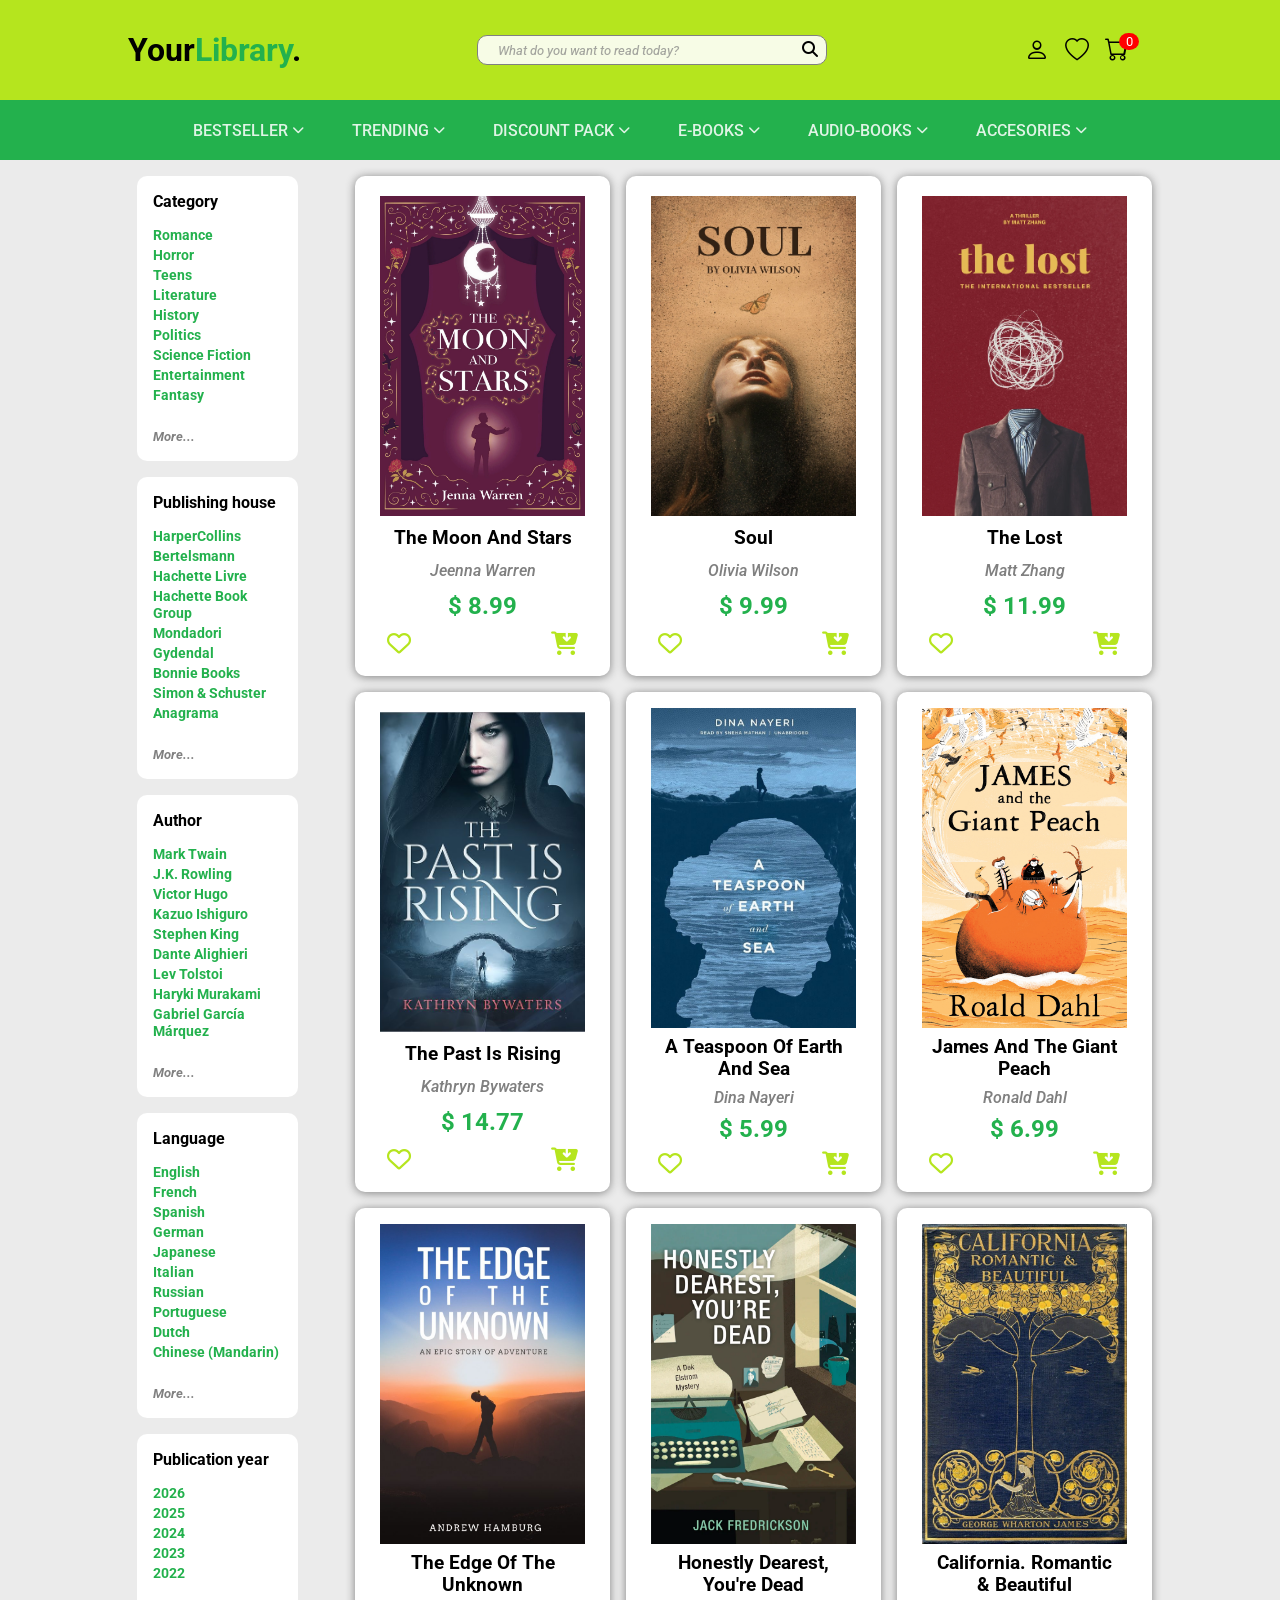
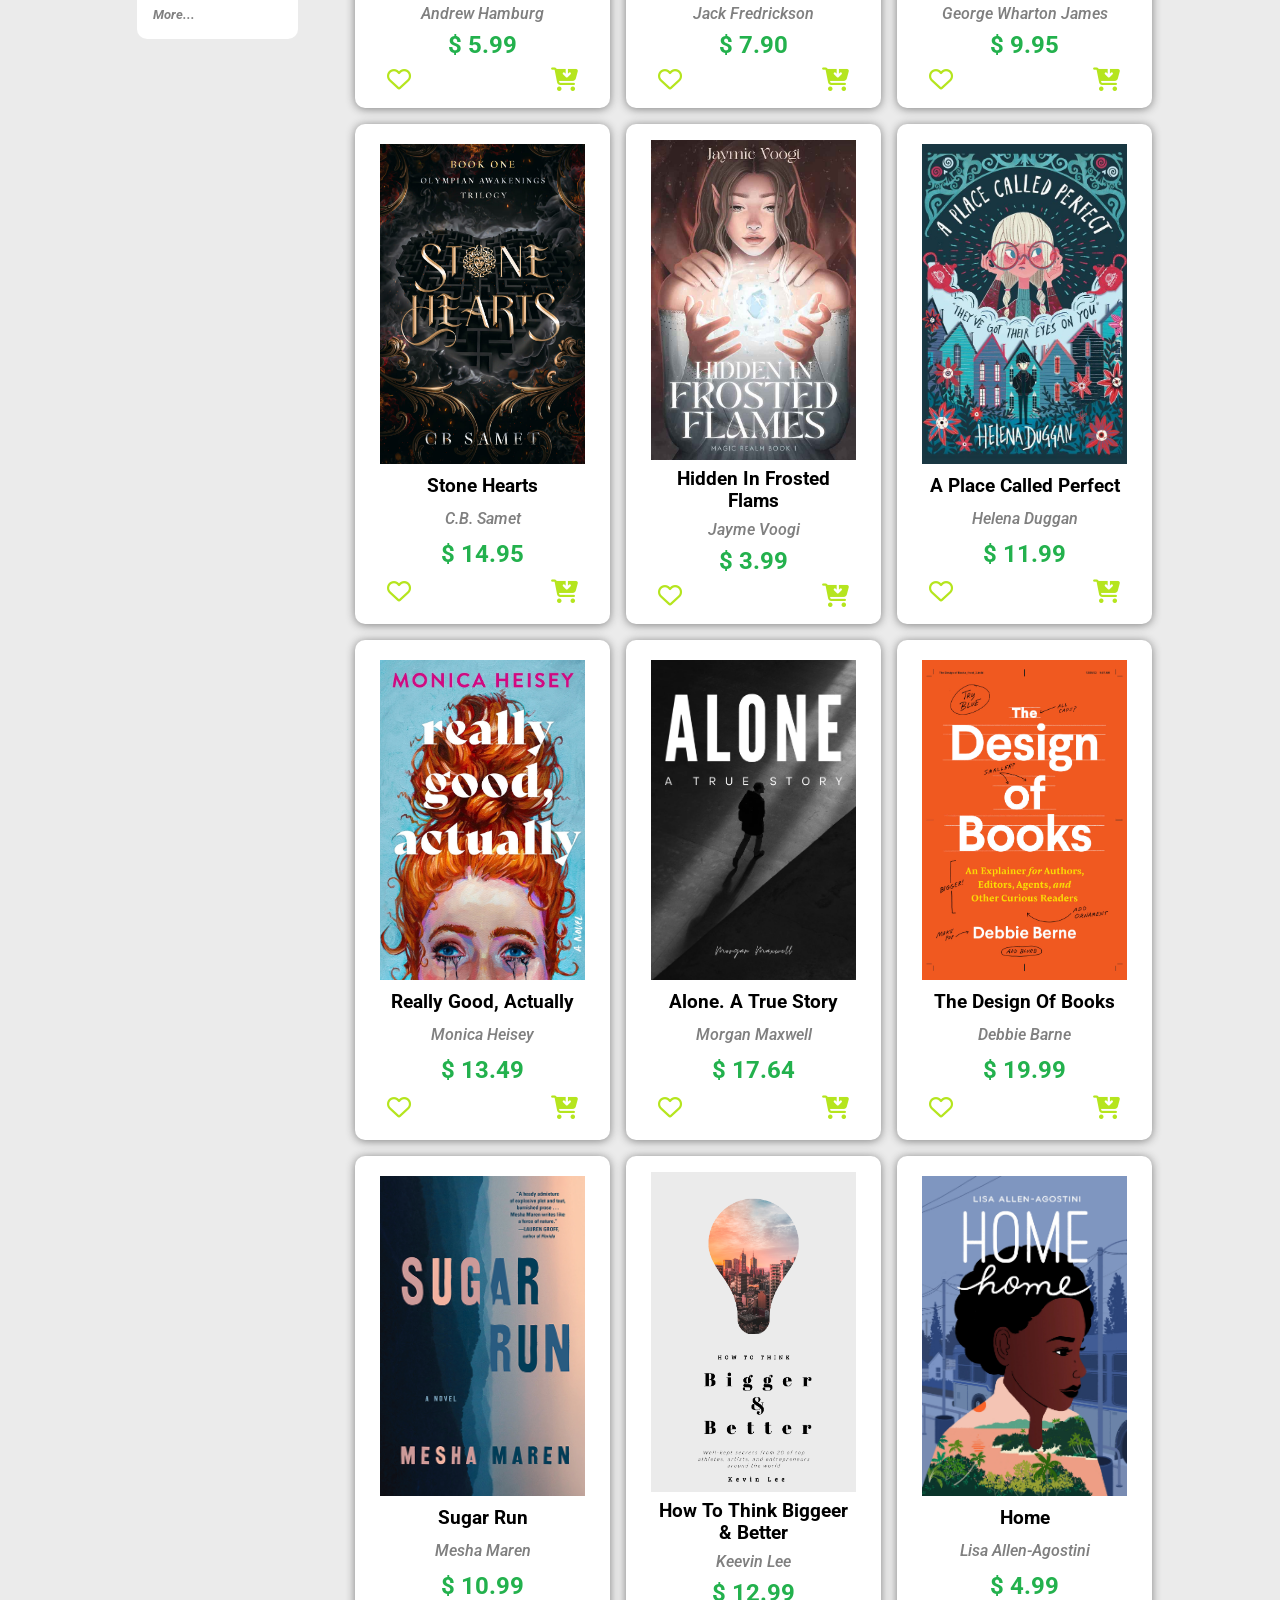
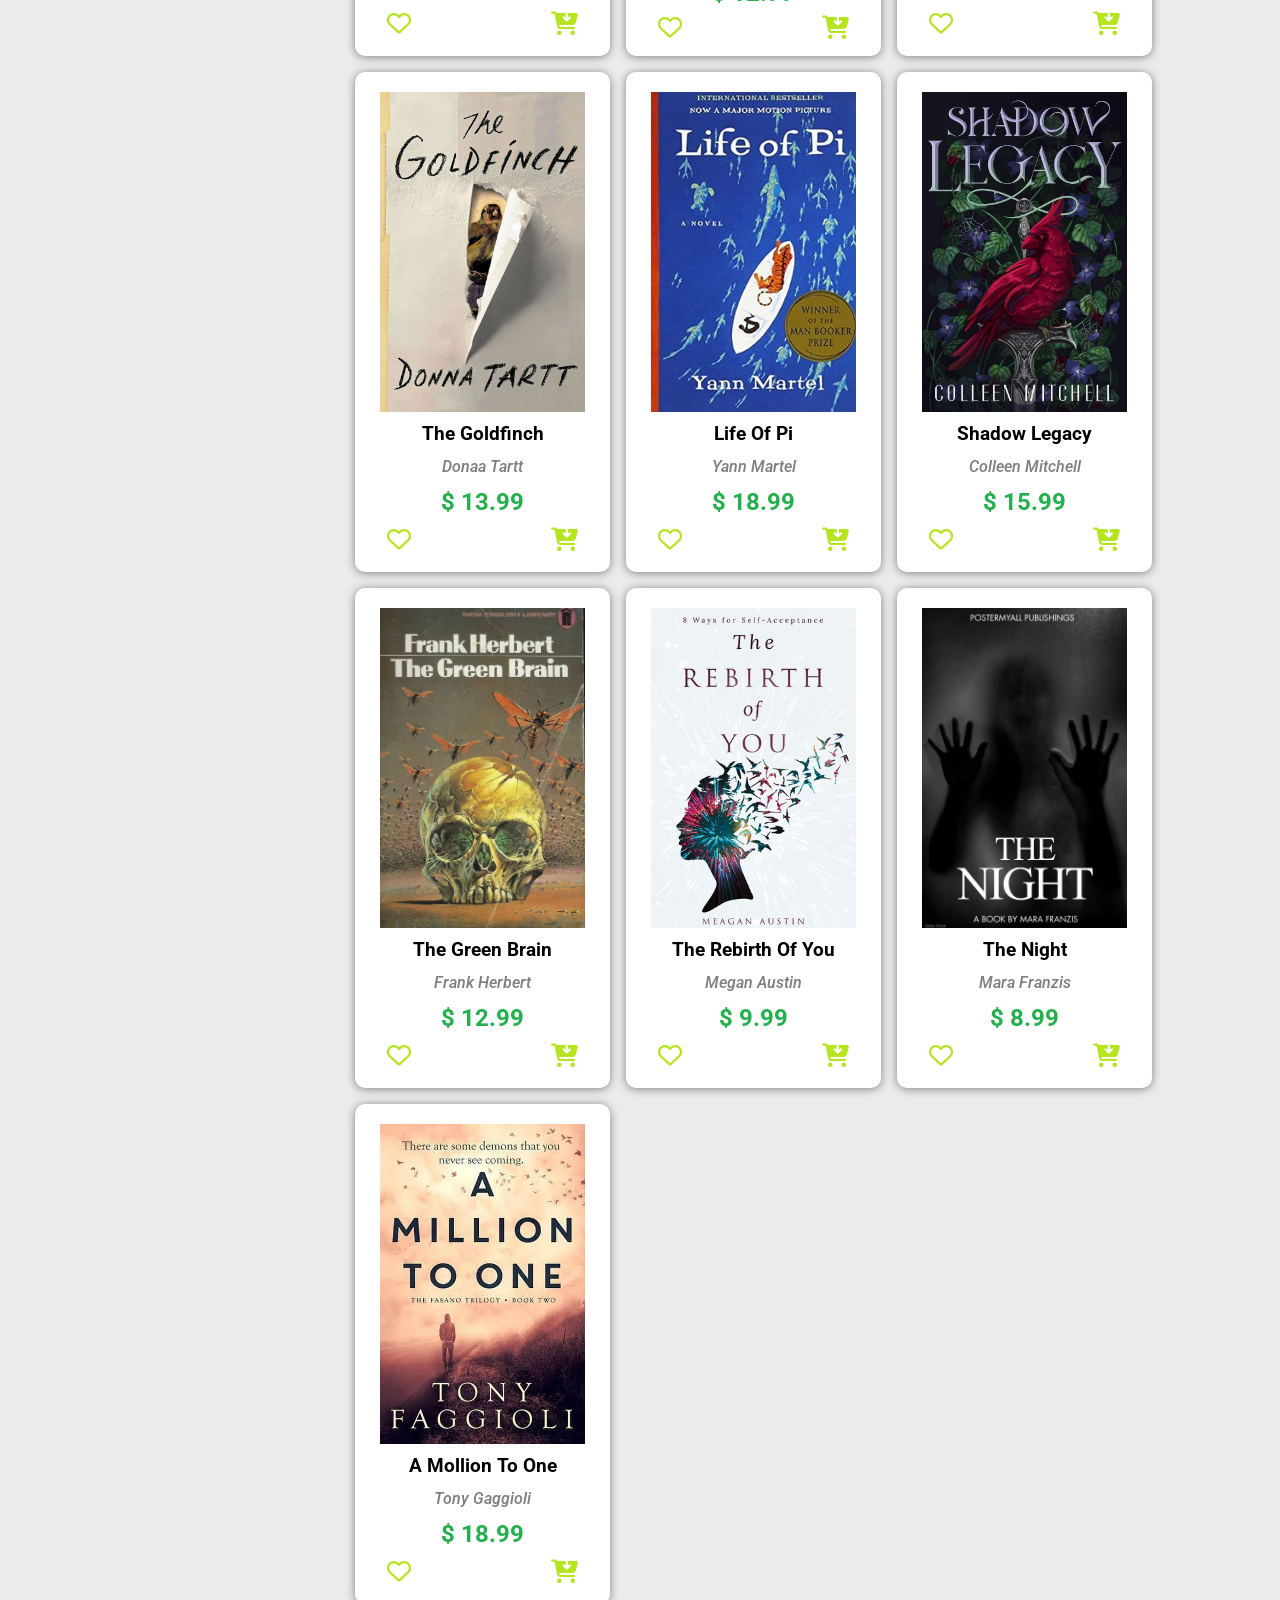
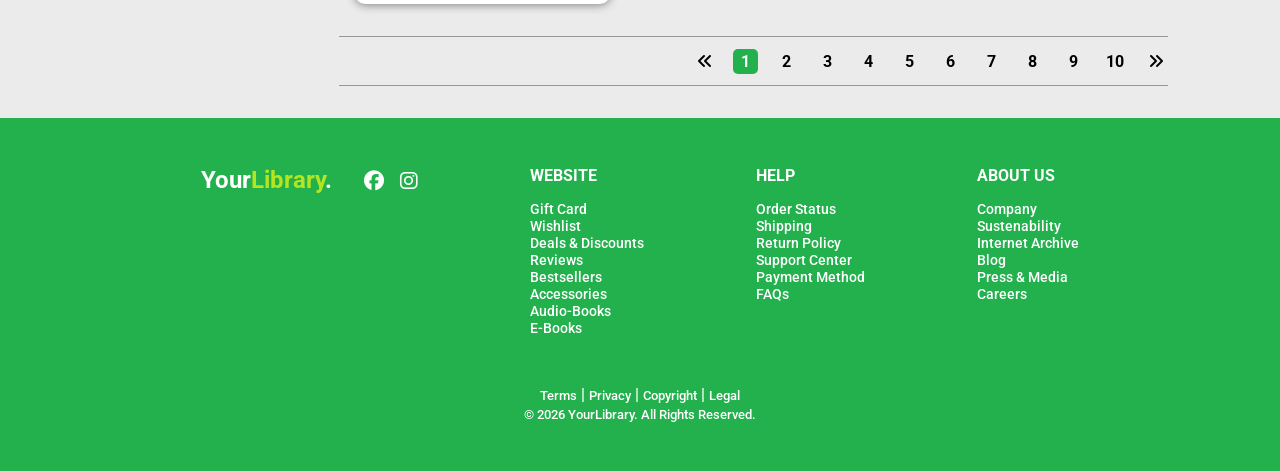
<file: index.html>
<!DOCTYPE html>
<html lang="en">
<head>
     <meta charset="UTF-8" />
    <meta name="viewport" content="width=device-width, initial-scale=1.0" />
    <title>YourLibrary.</title>
    <link rel="stylesheet" href="https://cdnjs.cloudflare.com/ajax/libs/font-awesome/6.5.0/css/all.min.css" />
    <link rel="preconnect" href="https://fonts.googleapis.com">
    <link rel="preconnect" href="https://fonts.gstatic.com" crossorigin>
    <link rel="stylesheet" href="https://cdn.jsdelivr.net/npm/bootstrap-icons@1.11.3/font/bootstrap-icons.min.css">
    <link href="https://fonts.googleapis.com/css2?family=Edu+VIC+WA+NT+Hand:wght@400..700&family=Roboto+Serif:ital,opsz,wght@0,8..144,100..900;1,8..144,100..900&family=Roboto:ital,wght@0,100..900;1,100..900&display=swap" rel="stylesheet">
    <link rel="stylesheet" href="style.css"/>
</head>
<body>
    <header>

    <div class="part1">

        <a href="#"class="page-title"><h1 >Your<span>Library</span>.</h1></a>

        <div id="search-bar" class="hide860">
            <input type="text" placeholder="What do you want to read today?">
            <i class="fa-solid fa-magnifying-glass"></i>
        </div>

        <div class="buttons">
            <i class="bi bi-person icon hide375"></i>
            <i class="bi bi-heart icon hide375"></i>
            <div class="icon icon0 hide375">
                <i class="bi bi-cart"></i>
                <p id="notification">0</p>
            </div>
            <i class="bi bi-list icon"></i>
            <i class="fa-solid fa-bars icon bars-btn"></i>
        </div>
    </div>


    <div class="part2 first">
        <button class="nav-btn">BESTSELLER <i class="fa-solid fa-chevron-down fa-xs"></i></button>
        <button class="nav-btn">TRENDING <i class="fa-solid fa-chevron-down fa-xs"></i></button>
        <button class="nav-btn">DISCOUNT PACK <i class="fa-solid fa-chevron-down fa-xs"></i></button>
        <button class="nav-btn">E-BOOKS <i class="fa-solid fa-chevron-down fa-xs"></i></button>
        <button class="nav-btn">AUDIO-BOOKS <i class="fa-solid fa-chevron-down fa-xs"></i></button>
        <button class="nav-btn">ACCESORIES <i class="fa-solid fa-chevron-down fa-xs"></i></button>
    </div>


</header>

<main class="grid-container">

                                        <!-- ASIDE LIST -->

    <div class="aside-list grid-item">

        <div class="list-box category">
            <h4>Category</h4>

            <ul>
                <li>Romance</li>
                <li>Horror</li>
                <li>Teens</li>
                <li>Literature</li>
                <li>History</li>
                <li>Politics</li>
                <li>Science Fiction</li>
                <li>Entertainment</li>
                <li>Fantasy</li>
            </ul>
                
<br>
            <a href="#"><small>More...</small></a>
        </div>

         <div class="list-box publisher">
            <h4>Publishing house</h4>

            <ul>
                <li>HarperCollins</li>
                <li>Bertelsmann</li>
                <li>Hachette Livre</li>
                <li>Hachette Book Group</li>
                <li>Mondadori</li>
                <li>Gydendal</li>
                <li>Bonnie Books</li>
                <li>Simon & Schuster</li>
                <li>Anagrama</li>
            </ul>
<br>
            <a href="#"><small>More...</small></a>
        </div>

        <div class="list-box author">
            <h4>Author</h4>

            <ul>
                <li>Mark Twain</li>
                <li>J.K. Rowling</li>
                <li>Victor Hugo</li>
                <li>Kazuo Ishiguro</li>
                <li>Stephen King</li>
                <li>Dante Alighieri</li>
                <li>Lev Tolstoi</li>
                <li>Haryki Murakami</li>
                <li>Gabriel García Márquez</li>
            </ul>
                
<br>
            <a href="#"><small>More...</small></a>
        </div>

        <div class="list-box language">
            <h4>Language</h4>

            <ul>
                <li>English</li>
                <li>French</li>
                <li>Spanish</li>
                <li>German</li>
                <li>Japanese</li>
                <li>Italian</li>
                <li>Russian</li>
                <li>Portuguese</li>
                <li>Dutch</li>
                <li>Chinese (Mandarin)</li>
            </ul>
                
<br>
            <a href="#"><small>More...</small></a>
        </div>

        <div class="list-box year">
            <h4>Publication year</h4>

            <ul>
                <li>2026</li>
                <li>2025</li>
                <li>2024</li>
                <li>2023</li>
                <li>2022</li>
            </ul>
<br>
            <a href="#"><small>More...</small></a>
        </div>

    </div>

                                        <!-- BOOKS -->

    <div class="book-grid grid-item">

        <div class="book-box">

            <div id="display930">
                
                <h3 class="book-name">The Moon And Stars</h3>
                <h4 class="book-author">Jeenna Warren</h4>
                <p class="book-price">$ 8.99</p>

                <div class="book-btn">
                    <i class="fa-regular fa-heart fa-xl fave-btn"></i>
                    <i class="fa-solid fa-cart-arrow-down fa-xl add-2-cart"></i>
                </div>

            </div>

            <div class="book-img img1"></div>
            <h3 class="book-name hide930">The Moon And Stars</h3>
            <h4 class="book-author hide930">Jeenna Warren</h4>
            <p class="book-price hide930">$ 8.99</p>

            <div class="book-btn hide930">
                 <i class="fa-regular fa-heart fa-xl fave-btn"></i>
                 <i class="fa-solid fa-cart-arrow-down fa-xl add-2-cart"></i>
            </div>

        </div>

         <div class="book-box">

            <div id="display930">
                
                <h3 class="book-name">Soul</h3>
                <h4 class="book-author">Olivia Wilson</h4>
                <p class="book-price">$ 9.99</p>

                <div class="book-btn">
                    <i class="fa-regular fa-heart fa-xl fave-btn"></i>
                    <i class="fa-solid fa-cart-arrow-down fa-xl add-2-cart"></i>
                </div>

            </div>

             <div class="book-img img2"></div>
             <h3 class="book-name hide930">Soul</h3>
             <h4 class="book-author hide930">Olivia Wilson</h4>
             <p class="book-price hide930">$ 9.99</p>

             <div class="book-btn hide930">
                 <i class="fa-regular fa-heart fa-xl fave-btn"></i>
                 <i class="fa-solid fa-cart-arrow-down fa-xl add-2-cart"></i>
             </div>

        </div>

        <div class="book-box">

            <div id="display930">
                
                <h3 class="book-name">The Lost</h3>
                <h4 class="book-author">Matt Zhang</h4>
                <p class="book-price">$ 11.99</p>

                <div class="book-btn">
                    <i class="fa-regular fa-heart fa-xl fave-btn"></i>
                    <i class="fa-solid fa-cart-arrow-down fa-xl add-2-cart"></i>
                </div>

            </div>

             <div class="book-img img3"></div>
             <h3 class="book-name hide930">The Lost</h3>
             <h4 class="book-author hide930">Matt Zhang</h4>
             <p class="book-price hide930">$ 11.99</p>

             <div class="book-btn hide930">
                 <i class="fa-regular fa-heart fa-xl fave-btn"></i>
                 <i class="fa-solid fa-cart-arrow-down fa-xl add-2-cart"></i>
             </div>

        </div>

        <div class="book-box">

            <div id="display930">
                
                <h3 class="book-name">The Past Is Rising</h3>
                <h4 class="book-author">Kathryn Bywaters</h4>
                <p class="book-price">$ 14.77</p>

                <div class="book-btn">
                    <i class="fa-regular fa-heart fa-xl fave-btn"></i>
                    <i class="fa-solid fa-cart-arrow-down fa-xl add-2-cart"></i>
                </div>

            </div>

             <div class="book-img img4"></div>
             <h3 class="book-name hide930">The Past Is Rising</h3>
             <h4 class="book-author hide930">Kathryn Bywaters</h4>
             <p class="book-price hide930">$ 14.77</p>

             <div class="book-btn hide930">
                 <i class="fa-regular fa-heart fa-xl fave-btn"></i>
                 <i class="fa-solid fa-cart-arrow-down fa-xl add-2-cart"></i>
             </div>

        </div>

        <div class="book-box">

            <div id="display930">
                
                <h3 class="book-name">A Teaspoon Of Earth And Sea</h3>
                <h4 class="book-author">Dina Nayeri</h4>
                <p class="book-price">$ 5.99</p>

                <div class="book-btn">
                    <i class="fa-regular fa-heart fa-xl fave-btn"></i>
                    <i class="fa-solid fa-cart-arrow-down fa-xl add-2-cart"></i>
                </div>

            </div>

             <div class="book-img img5"></div>
             <h3 class="book-name hide930">A Teaspoon Of Earth And Sea</h3>
             <h4 class="book-author hide930">Dina Nayeri</h4>
             <p class="book-price hide930">$ 5.99</p>

             <div class="book-btn hide930">
                 <i class="fa-regular fa-heart fa-xl fave-btn"></i>
                 <i class="fa-solid fa-cart-arrow-down fa-xl add-2-cart"></i>
             </div>

        </div>

        <div class="book-box">

            <div id="display930">
                
                <h3 class="book-name">James And The Giant Peach</h3>
                <h4 class="book-author">Ronald Dahl</h4>
                <p class="book-price">$ 6.99</p>

                <div class="book-btn">
                    <i class="fa-regular fa-heart fa-xl fave-btn"></i>
                    <i class="fa-solid fa-cart-arrow-down fa-xl add-2-cart"></i>
                </div>

            </div>

             <div class="book-img img6"></div>
             <h3 class="book-name hide930">James And The Giant Peach</h3>
             <h4 class="book-author hide930">Ronald Dahl</h4>
             <p class="book-price hide930">$ 6.99</p>

             <div class="book-btn hide930">
                 <i class="fa-regular fa-heart fa-xl fave-btn"></i>
                 <i class="fa-solid fa-cart-arrow-down fa-xl add-2-cart"></i>
             </div>

        </div>

        <div class="book-box">

            <div id="display930">
                
                <h3 class="book-name">The Edge Of The Unknown</h3>
                <h4 class="book-author">Andrew Hamburg</h4>
                <p class="book-price">$ 5.99</p>

                <div class="book-btn">
                    <i class="fa-regular fa-heart fa-xl fave-btn"></i>
                    <i class="fa-solid fa-cart-arrow-down fa-xl add-2-cart"></i>
                </div>

            </div>

             <div class="book-img img7"></div>
             <h3 class="book-name hide930">The Edge Of The Unknown</h3>
             <h4 class="book-author hide930">Andrew Hamburg</h4>
             <p class="book-price hide930">$ 5.99</p>

             <div class="book-btn hide930">
                 <i class="fa-regular fa-heart fa-xl fave-btn"></i>
                 <i class="fa-solid fa-cart-arrow-down fa-xl add-2-cart"></i>
             </div>

        </div>

        <div class="book-box">

            <div id="display930">
                
                <h3 class="book-name">Honestly Dearest, You're Dead</h3>
                <h4 class="book-author">Jack Fredrickson</h4>
                <p class="book-price">$ 7.90</p>

                <div class="book-btn">
                    <i class="fa-regular fa-heart fa-xl fave-btn"></i>
                    <i class="fa-solid fa-cart-arrow-down fa-xl add-2-cart"></i>
                </div>

            </div>

             <div class="book-img img8"></div>
             <h3 class="book-name hide930">Honestly Dearest, You're Dead</h3>
             <h4 class="book-author hide930">Jack Fredrickson</h4>
             <p class="book-price hide930">$ 7.90</p>

             <div class="book-btn hide930">
                 <i class="fa-regular fa-heart fa-xl fave-btn"></i>
                 <i class="fa-solid fa-cart-arrow-down fa-xl add-2-cart"></i>
             </div>

        </div>

        <div class="book-box">

            <div id="display930">
                
                <h3 class="book-name size930">California. Romantic & Beautiful</h3>
                <h4 class="book-author">George Wharton James</h4>
                <p class="book-price">$ 9.95</p>

                <div class="book-btn">
                    <i class="fa-regular fa-heart fa-xl fave-btn"></i>
                    <i class="fa-solid fa-cart-arrow-down fa-xl add-2-cart"></i>
                </div>

            </div>

             <div class="book-img img9"></div>
             <h3 class="book-name hide930">California. Romantic & Beautiful</h3>
             <h4 class="book-author hide930">George Wharton James</h4>
             <p class="book-price hide930">$ 9.95</p>

             <div class="book-btn hide930">
                 <i class="fa-regular fa-heart fa-xl fave-btn"></i>
                 <i class="fa-solid fa-cart-arrow-down fa-xl add-2-cart"></i>
             </div>

        </div>

        <div class="book-box">

            <div id="display930">
                
                <h3 class="book-name">Stone Hearts</h3>
                <h4 class="book-author">C.B. Samet</h4>
                <p class="book-price">$ 14.95</p>

                <div class="book-btn">
                    <i class="fa-regular fa-heart fa-xl fave-btn"></i>
                    <i class="fa-solid fa-cart-arrow-down fa-xl add-2-cart"></i>
                </div>

            </div>

             <div class="book-img img10"></div>
             <h3 class="book-name hide930">Stone Hearts</h3>
             <h4 class="book-author hide930">C.B. Samet</h4>
             <p class="book-price hide930">$ 14.95</p>

             <div class="book-btn hide930">
                 <i class="fa-regular fa-heart fa-xl fave-btn"></i>
                 <i class="fa-solid fa-cart-arrow-down fa-xl add-2-cart"></i>
             </div>

        </div>

        <div class="book-box">

            <div id="display930">
                
                <h3 class="book-name">Hidden In Frosted Flams</h3>
                <h4 class="book-author">Jayme Voogi</h4>
                <p class="book-price">$ 3.99</p>

                <div class="book-btn">
                    <i class="fa-regular fa-heart fa-xl fave-btn"></i>
                    <i class="fa-solid fa-cart-arrow-down fa-xl add-2-cart"></i>
                </div>

            </div>

             <div class="book-img img11"></div>
             <h3 class="book-name hide930">Hidden In Frosted Flams</h3>
             <h4 class="book-author hide930">Jayme Voogi</h4>
             <p class="book-price hide930">$ 3.99</p>

             <div class="book-btn hide930">
                 <i class="fa-regular fa-heart fa-xl fave-btn"></i>
                 <i class="fa-solid fa-cart-arrow-down fa-xl add-2-cart"></i>
             </div>

        </div>

        <div class="book-box">

            <div id="display930">
                
                <h3 class="book-name">A Place Called Perfect</h3>
                <h4 class="book-author">Helena Duggan</h4>
                <p class="book-price">$ 11.99</p>

                <div class="book-btn">
                    <i class="fa-regular fa-heart fa-xl fave-btn"></i>
                    <i class="fa-solid fa-cart-arrow-down fa-xl add-2-cart"></i>
                </div>

            </div>

             <div class="book-img img12"></div>
             <h3 class="book-name hide930">A Place Called Perfect</h3>
             <h4 class="book-author hide930">Helena Duggan</h4>
             <p class="book-price hide930">$ 11.99</p>

             <div class="book-btn hide930">
                 <i class="fa-regular fa-heart fa-xl fave-btn"></i>
                 <i class="fa-solid fa-cart-arrow-down fa-xl add-2-cart"></i>
             </div>

        </div>

        <div class="book-box">

            <div id="display930">
                
                <h3 class="book-name">Really Good, Actually</h3>
                <h4 class="book-author">Monica Heisey</h4>
                <p class="book-price">$ 13.49</p>

                <div class="book-btn">
                    <i class="fa-regular fa-heart fa-xl fave-btn"></i>
                    <i class="fa-solid fa-cart-arrow-down fa-xl add-2-cart"></i>
                </div>

            </div>

             <div class="book-img img13"></div>
             <h3 class="book-name hide930">Really Good, Actually</h3>
             <h4 class="book-author hide930">Monica Heisey</h4>
             <p class="book-price hide930">$ 13.49</p>

             <div class="book-btn hide930">
                 <i class="fa-regular fa-heart fa-xl fave-btn"></i>
                 <i class="fa-solid fa-cart-arrow-down fa-xl add-2-cart"></i>
             </div>

        </div>

        <div class="book-box">

            <div id="display930">
                
                <h3 class="book-name">Alone. A True Story</h3>
                <h4 class="book-author">Morgan Maxwell</h4>
                <p class="book-price">$ 17.64</p>

                <div class="book-btn">
                    <i class="fa-regular fa-heart fa-xl fave-btn"></i>
                    <i class="fa-solid fa-cart-arrow-down fa-xl add-2-cart"></i>
                </div>

            </div>

             <div class="book-img img14"></div>
             <h3 class="book-name hide930">Alone. A True Story</h3>
             <h4 class="book-author hide930">Morgan Maxwell</h4>
             <p class="book-price hide930">$ 17.64</p>

             <div class="book-btn hide930">
                 <i class="fa-regular fa-heart fa-xl fave-btn"></i>
                 <i class="fa-solid fa-cart-arrow-down fa-xl add-2-cart"></i>
             </div>

        </div>

        <div class="book-box">

            <div id="display930">
                
                <h3 class="book-name">The Design Of Books</h3>
                <h4 class="book-author">Debbie Barne</h4>
                <p class="book-price">$ 19.99</p>

                <div class="book-btn">
                    <i class="fa-regular fa-heart fa-xl fave-btn"></i>
                    <i class="fa-solid fa-cart-arrow-down fa-xl add-2-cart"></i>
                </div>

            </div>

             <div class="book-img img15"></div>
             <h3 class="book-name hide930">The Design Of Books</h3>
             <h4 class="book-author hide930">Debbie Barne</h4>
             <p class="book-price hide930">$ 19.99</p>

             <div class="book-btn hide930">
                 <i class="fa-regular fa-heart fa-xl fave-btn"></i>
                 <i class="fa-solid fa-cart-arrow-down fa-xl add-2-cart"></i>
             </div>

        </div>

        <div class="book-box">

            <div id="display930">
                
                <h3 class="book-name">Sugar Run</h3>
                <h4 class="book-author">Mesha Maren</h4>
                <p class="book-price">$ 10.99</p>

                <div class="book-btn">
                    <i class="fa-regular fa-heart fa-xl fave-btn"></i>
                    <i class="fa-solid fa-cart-arrow-down fa-xl add-2-cart"></i>
                </div>

            </div>

             <div class="book-img img16"></div>
             <h3 class="book-name hide930">Sugar Run</h3>
             <h4 class="book-author hide930">Mesha Maren</h4>
             <p class="book-price hide930">$ 10.99</p>

             <div class="book-btn hide930">
                 <i class="fa-regular fa-heart fa-xl fave-btn"></i>
                 <i class="fa-solid fa-cart-arrow-down fa-xl add-2-cart"></i>
             </div>

        </div>

        <div class="book-box">

            <div id="display930">
                
                <h3 class="book-name">How To Think Biggeer & Better</h3>
                <h4 class="book-author">Keevin Lee</h4>
                <p class="book-price">$ 12.99</p>

                <div class="book-btn">
                    <i class="fa-regular fa-heart fa-xl fave-btn"></i>
                    <i class="fa-solid fa-cart-arrow-down fa-xl add-2-cart"></i>
                </div>

            </div>

            <div class="book-img img17"></div>
             <h3 class="book-name hide930">How To Think Biggeer & Better</h3>
             <h4 class="book-author hide930">Keevin Lee</h4>
             <p class="book-price hide930">$ 12.99</p>

             <div class="book-btn hide930">
                 <i class="fa-regular fa-heart fa-xl fave-btn"></i>
                 <i class="fa-solid fa-cart-arrow-down fa-xl add-2-cart"></i>
             </div>

        </div>

        <div class="book-box">

            <div id="display930">
                
                <h3 class="book-name">Home</h3>
                <h4 class="book-author">Lisa Allen-Agostini</h4>
                <p class="book-price">$ 4.99</p>

                <div class="book-btn">
                    <i class="fa-regular fa-heart fa-xl fave-btn"></i>
                    <i class="fa-solid fa-cart-arrow-down fa-xl add-2-cart"></i>
                </div>

            </div>

             <div class="book-img img18"></div>
             <h3 class="book-name hide930">Home</h3>
             <h4 class="book-author hide930">Lisa Allen-Agostini</h4>
             <p class="book-price hide930">$ 4.99</p>

             <div class="book-btn hide930">
                 <i class="fa-regular fa-heart fa-xl fave-btn"></i>
                 <i class="fa-solid fa-cart-arrow-down fa-xl add-2-cart"></i>
             </div>

        </div>

        <div class="book-box">

            <div id="display930">
                
                <h3 class="book-name">The Goldfinch</h3>
                <h4 class="book-author">Donaa Tartt</h4>
                <p class="book-price">$ 13.99</p>

                <div class="book-btn">
                    <i class="fa-regular fa-heart fa-xl fave-btn"></i>
                    <i class="fa-solid fa-cart-arrow-down fa-xl add-2-cart"></i>
                </div>

            </div>

             <div class="book-img img19"></div>
             <h3 class="book-name hide930">The Goldfinch</h3>
             <h4 class="book-author hide930">Donaa Tartt</h4>
             <p class="book-price hide930">$ 13.99</p>

             <div class="book-btn hide930">
                 <i class="fa-regular fa-heart fa-xl fave-btn"></i>
                 <i class="fa-solid fa-cart-arrow-down fa-xl add-2-cart"></i>
             </div>

        </div>

        <div class="book-box">

            <div id="display930">
                
                <h3 class="book-name">Life Of Pi</h3>
                <h4 class="book-author">Yann Martel</h4>
                <p class="book-price">$ 18.99</p>

                <div class="book-btn">
                    <i class="fa-regular fa-heart fa-xl fave-btn"></i>
                    <i class="fa-solid fa-cart-arrow-down fa-xl add-2-cart"></i>
                </div>

            </div>

             <div class="book-img img20"></div>
             <h3 class="book-name hide930">Life Of Pi</h3>
             <h4 class="book-author hide930">Yann Martel</h4>
             <p class="book-price hide930">$ 18.99</p>

             <div class="book-btn hide930">
                 <i class="fa-regular fa-heart fa-xl fave-btn"></i>
                 <i class="fa-solid fa-cart-arrow-down fa-xl add-2-cart"></i>
             </div>

        </div>

        <div class="book-box">

            <div id="display930">
                
                <h3 class="book-name">Shadow Legacy</h3>
                <h4 class="book-author">Colleen Mitchell</h4>
                <p class="book-price">$ 15.99</p>

                <div class="book-btn">
                    <i class="fa-regular fa-heart fa-xl fave-btn"></i>
                    <i class="fa-solid fa-cart-arrow-down fa-xl add-2-cart"></i>
                </div>

            </div>

             <div class="book-img img21"></div>
             <h3 class="book-name hide930">Shadow Legacy</h3>
             <h4 class="book-author hide930">Colleen Mitchell</h4>
             <p class="book-price hide930">$ 15.99</p>

             <div class="book-btn hide930">
                 <i class="fa-regular fa-heart fa-xl fave-btn"></i>
                 <i class="fa-solid fa-cart-arrow-down fa-xl add-2-cart"></i>
             </div>

        </div>

        <div class="book-box">

            <div id="display930">
                
                <h3 class="book-name">The Green Brain</h3>
                <h4 class="book-author">Frank Herbert</h4>
                <p class="book-price">$ 12.99</p>

                <div class="book-btn">
                    <i class="fa-regular fa-heart fa-xl fave-btn"></i>
                    <i class="fa-solid fa-cart-arrow-down fa-xl add-2-cart"></i>
                </div>

            </div>

             <div class="book-img img22"></div>
             <h3 class="book-name hide930">The Green Brain</h3>
             <h4 class="book-author hide930">Frank Herbert</h4>
             <p class="book-price hide930">$ 12.99</p>

             <div class="book-btn hide930">
                 <i class="fa-regular fa-heart fa-xl fave-btn"></i>
                 <i class="fa-solid fa-cart-arrow-down fa-xl add-2-cart"></i>
             </div>

        </div>

        <div class="book-box">

            <div id="display930">
                
                <h3 class="book-name">The Rebirth Of You</h3>
                <h4 class="book-author">Megan Austin</h4>
                <p class="book-price">$ 9.99</p>

                <div class="book-btn">
                    <i class="fa-regular fa-heart fa-xl fave-btn"></i>
                    <i class="fa-solid fa-cart-arrow-down fa-xl add-2-cart"></i>
                </div>

            </div>

             <div class="book-img img23"></div>
             <h3 class="book-name hide930">The Rebirth Of You</h3>
             <h4 class="book-author hide930">Megan Austin</h4>
             <p class="book-price hide930">$ 9.99</p>

             <div class="book-btn hide930">
                 <i class="fa-regular fa-heart fa-xl fave-btn"></i>
                 <i class="fa-solid fa-cart-arrow-down fa-xl add-2-cart"></i>
             </div>

        </div>

        <div class="book-box">

            <div id="display930">
                
                <h3 class="book-name">The Night</h3>
                <h4 class="book-author">Mara Franzis</h4>
                <p class="book-price">$ 8.99</p>

                <div class="book-btn">
                    <i class="fa-regular fa-heart fa-xl fave-btn"></i>
                    <i class="fa-solid fa-cart-arrow-down fa-xl add-2-cart"></i>
                </div>

            </div>

             <div class="book-img img24"></div>
             <h3 class="book-name hide930">The Night</h3>
             <h4 class="book-author hide930">Mara Franzis</h4>
             <p class="book-price hide930">$ 8.99</p>

             <div class="book-btn hide930">
                 <i class="fa-regular fa-heart fa-xl fave-btn"></i>
                 <i class="fa-solid fa-cart-arrow-down fa-xl add-2-cart"></i>
             </div>

        </div>

        <div class="book-box">

            <div id="display930">

                <h3 class="book-name">A Mollion To One</h3>
                <h4 class="book-author">Tony Gaggioli</h4>
                <p class="book-price">$ 18.99</p>

                <div class="book-btn">
                    <i class="fa-regular fa-heart fa-xl fave-btn"></i>
                    <i class="fa-solid fa-cart-arrow-down fa-xl add-2-cart"></i>
                </div>

            </div>

             <div class="book-img img25"></div>
             <h3 class="book-name hide930">A Mollion To One</h3>
             <h4 class="book-author hide930">Tony Gaggioli</h4>
             <p class="book-price hide930">$ 18.99</p>

             <div class="book-btn hide930">
                 <i class="fa-regular fa-heart fa-xl fave-btn"></i>
                 <i class="fa-solid fa-cart-arrow-down fa-xl add-2-cart"></i>
             </div>

        </div>

    </div>


                                        <!-- NEXT PAGE BOX -->


    <div class="next-page-box">
        <ul class="page-list">
            <li class="previous-page"><i class="fa-solid fa-angles-left"></i></li>
            <li class="page-active">1</li>
            <li class="page-nr">2</li>
            <li class="page-nr">3</li>
            <li class="page-nr">4</li>
            <li class="page-nr">5</li>
            <li class="page-nr">6</li>
            <li class="page-nr">7</li>
            <li class="page-nr page-none">8</li>
            <li class="page-nr page-none">9</li>
            <li class="page-nr page-none">10</li>
            <li class="next-page"><i class="fa-solid fa-angles-right"></i></li>
        </ul>
    </div>

</main>

                                        <!-- ---FOOTER--- -->


<div class="footer">

    <div class="up-footer footer-element">

        <div class="element1 page-logo">
            <h2 class="pointer">Your<span>Library</span>.</h2>
            <br>
            <i class="fa-brands fa-facebook fa-lg pointer"></i>
            <i class="fa-brands fa-instagram fa-lg pointer"></i>
        </div>

        <div class="element1 website">
            <h4>WEBSITE</h4>
            <a href="">Gift Card</a>
            <a href="">Wishlist</a>
            <a href="">Deals & Discounts</a>
            <a href="">Reviews</a>
            <a href="">Bestsellers</a>
            <a href="">Accessories</a>
            <a href="">Audio-Books</a>
            <a href="">E-Books</a>
        </div>

        <div class="element1 help">
            <h4>HELP</h4>
            <a href="">Order Status</a>
            <a href="">Shipping</a>
            <a href="">Return Policy</a>
            <a href="">Support Center</a>
            <a href="">Payment Method</a>
            <a href="">FAQs</a>
        </div>

        <div class="element1 about">
            <h4>ABOUT US</h4>
            <a href="">Company</a>
            <a href="">Sustenability</a>
            <a href="">Internet Archive</a>
            <a href="">Blog</a>
            <a href="">Press & Media</a>
            <a href="">Careers</a>
        </div>

    </div>

    <div class="bottom-footer footer-element">
        <p><small>Terms</small> | <small>Privacy</small> | <small>Copyright</small> | <small>Legal</small></p>
        <p><small>&copy; 2026 YourLibrary. All Rights Reserved.</small></p>
    </div>

</div>





</body>
</html>
</file>
<file: style.css>
:root{
    --green1: #B5E51E;
    --green2: #23B14D;

    --green1-hover: #a6cf1eb6;
    --green1-active: #a6cf1e;
    
    --green2-hover: #21a147da;
    --green2-active: #21a147;
}


*{
    margin: 0;
    padding: 0;
    box-sizing: border-box;
    font-family: 'Roboto', sans-serif;
}
body{
    background-color: #ebebeb;
}
header{
    display: grid;
    grid-template-columns: 1fr;
    grid-template-rows: 100px 60px;
    width: auto;
    height: 160px;
}
main{
    width: auto;
    height: fit-content;
}


                    /** HEADER  PART 1**/
                    /** ---TITLE--- **/

.part1{
    background-color: var(--green1);
    display: flex;
    flex-direction: row;
    justify-content: space-between;
    align-items: center;
    padding: 0 8em;
}

.page-title{
    text-decoration: none;
    color: black;
}
.page-title span{
    color: var(--green2);
}

                    /** ---SEARCH-BAR--- **/

#search-bar{
    border: 1px solid grey;
    width: 350px;
    border-radius: 10px;
    height: 30px;
    background-color: #ffffffe3;
}
#search-bar input{
    height: 100%;
    width: 92%;
    outline: none;
    border: none;
    background-color: transparent;
    padding: 0 1.5em;
    font-weight: bold;
}
#search-bar input::placeholder{
    color: grey;
    font-style: italic;
    opacity: 0.7;
    font-weight: 450;
}
#search-bar i{
    cursor: pointer;
}


                    /** ---BUTTONS--- **/

.buttons{
    width: 150px;
    height: 50%;
    display: flex;
    justify-content: center;
    align-items: center;
    gap: 0.3em;
}
.icon{
    display: flex;
    justify-content: center;
    align-items: center;
    width: 35px;
    height: 35px;
    padding: 0.2em;
    font-size: 1.5rem;
    border-radius: 50%;
    cursor: pointer;
}
.icon0{
    position: relative;
}
#notification{
    position: absolute;
    background-color: red;
    color: white;
    font-size: 0.8rem;
    padding: 0.7em;
    border-radius: 50%;
    width: 20px;
    height: 15px;
    display: flex;
    justify-content: center;
    align-items: center;
    right: -5px;
    top: 0;
}
.bi-list{
    display: none;
}
.icon:hover{
    background-color: var(--green1-hover);
}
.icon:active{
    background-color: var(--green1-active);
}
.bars-btn{
    display: none;
}

                    /** HEADER  PART 2 **/

.part2{
    background-color: var(--green2);
    display: flex;
    flex-direction: row;
    justify-content: center;
    align-items: center;
    gap: 2em;
}
.part2 button{
    white-space: nowrap;
}
.nav-btn{
    padding: 0 0.5em;
    font-size: 1rem;
    font-weight: 500;
    background-color: transparent;
    outline: none;
    border: none;
    height: 100%;
    color: #ffffffda;
    cursor: pointer;
}
.nav-btn:hover{
    background-color: var(--green2-hover);
}
.nav-btn:active{
    background-color: var(--green2-active);
}
.display768{
    display: none;
}
.second{
    display: none;
}

                    /** --- MAIN --- **/

.grid-container{
    display: grid;
    grid-template-columns: clamp(160px, 20%, 300px) 1fr;
    grid-template-rows: auto;
    gap: 1em;
    margin: 0 7em;
}
.grid-item{
    padding: 1em;
}


                    /** --- ASIDE LIST --- **/


.aside-list{
    display: flex;
    flex-direction: column;
    justify-content: start;
    align-items: center;
    gap: 1em;
}
.list-box{
    background-color: white;
    width: clamp(160px, 90%, 300px);
    height: auto;
    border-radius: 10px;
    padding: 1em;
}
.list-box h4{
    margin-bottom: 1em;
}

.list-box ul{
    list-style: none;
}
.list-box li{
    cursor: pointer;
    font-weight: bold;
    font-size: 0.9em;
    color: var(--green2);
    width: fit-content;
    border-bottom: 1.5px solid transparent;
    transition: all 0.3s ease;
    padding-bottom: 2px;
}
.list-box li:hover{
    border-bottom-color: var(--green2-hover);
    color: var(--green2-hover);
}
.list-box li:active{
    border-bottom-color: var(--green2-active);
    color: var(--green2-active);
}
.list-box a{
    font-weight: bold;
    text-decoration: none;
    color: grey;
    font-style: italic;
}
.list-box a:hover{
    color: #666666;
}
.list-box a:active{
    color: #4b4b4b;
}


                    /** --- BOOKS --- **/



#display930{
    display: none;
}
.book-grid{
    display: grid;
    gap: 1em;
    grid-template-columns: repeat(auto-fit, minmax(250px, 1fr));
    grid-auto-rows: 1fr;
}
.book-box{
    background-color: white;
    border-radius: 10px;
    display: flex;
    flex-direction: column;
    justify-content: space-evenly;
    align-items: center;
    text-align: center;
    padding: 1em 2em;
    gap: 0.5em;
    box-shadow: 0px 1px 10px grey;
}
.book-img{
    width: 205px;
    height: 320px;
    background-position: center;
    background-size: cover;
    cursor: pointer;
}
.book-name{
    cursor: pointer;
    transition: 0.2s ease;
}
.book-name:hover{
    color: var(--green2);
}
.img1{
    background-image: url(media/book1.webp);
}.img2{
    background-image: url(media/book2.jpg);
}.img3{
    background-image: url(media/book3.webp);
}.img4{
    background-image: url(media/book4.jpg);
}.img5{
    background-image: url(media/book5.jpg);
}.img6{
    background-image: url(media/book6.jpg);
}.img7{
    background-image: url(media/book7.jpg);
}.img8{
    background-image: url(media/book8.webp);
}.img9{
    background-image: url(media/book9.jpg);
}.img10{
    background-image: url(media/book10.jpg);
}.img11{
    background-image: url(media/book11.jpg);
}.img12{
    background-image: url(media/book12.jpg);
}.img13{
    background-image: url(media/book13.jpg);
}.img14{
    background-image: url(media/book14.webp);
}.img15{
    background-image: url(media/book15.jpg);
}.img16{
    background-image: url(media/book16.jpg);
}.img17{
    background-image: url(media/book17.png);
}.img18{
    background-image: url(media/book18.webp);
}.img19{
    background-image: url(media/book19.jpg);
}.img20{
    background-image: url(media/book20.jpg);
}.img21{
    background-image: url(media/book21.jpeg);
}.img22{
    background-image: url(media/book22.webp);
}.img23{
    background-image: url(media/book23.jpg);
}.img24{
    background-image: url(media/book24.jpg);
}.img25{
    background-image: url(media/book25.webp);
}
.book-author{
    color: grey;
    font-style: italic;
    font-weight: 550;
}
.book-price{
    color: var(--green2);
    font-weight: bold;
    font-size: 1.5rem;
}
.book-btn{
    width: 100%;
    height: 25px;
    display: flex;
    flex-direction: row;
    justify-content: space-between;
    align-items: center;
}
.book-btn i{
    cursor: pointer;
    color: var(--green1);
}
.book-btn i:hover{
    color: var(--green1-hover);
}
.book-btn .add-2-cart:active{
    color: var(--green1-active);
}
.book-btn .fave-btn:active{
    color: red; 
}


                    /** ---NEXT PAGE BOX--- **/


.next-page-box{
    border-top: 1px solid #0000005b;
    border-bottom: 1px solid #0000005b;
    width: 100%;
    height: 50px;
    margin-bottom: 2em;
    grid-column: 2;
    margin-right: 1em;
    display: flex;
    flex-direction: row;
    justify-content: end;
    align-items: center;
}
.next-page-box ul{
    list-style: none;
    display: flex;
    flex-direction: row;
    gap: 1em;
}
.page-list li{
    display: flex;
    justify-content: center;
    align-items: center;
    padding: 0.5em;
    width: 25px;
    height: 25px;
    border-radius: 5px;
    cursor: pointer;
    font-weight: bold;
}
.page-nr:hover{
    text-decoration: underline;
}
.previous-page:hover, 
.next-page:hover,
.page-nr:hover{
    color: var(--green2-hover);
}
.previous-page:active, 
.next-page:active,
.page-nr:active{
    color: var(--green2-active);
}
.page-active{
    background-color: var(--green2);
    color: white;
}


                    /** ---FOOTER--- **/


.footer{
    width: 100%;
    height: fit-content;
    background-color: var(--green2);
    color: white;
    display: flex;
    gap: 1em;
    padding: 2em;
    flex-direction: column;
    justify-content: center;
    align-items: center;
    flex-wrap: wrap;
}
.footer-element{
    display: flex;
    padding: 1em;
}
.up-footer{
    justify-content: center;
    align-items: start;
    gap: 7em;
    height: fit-content;
}
.bottom-footer{
    flex-direction: column;
    justify-content: center;
    align-items: center;
    font-weight: 500;
}
.bottom-footer small:hover{
    cursor: pointer;
    text-decoration: underline;
}
.element1{
    display: flex;
    flex-direction: column;
    width: fit-content;
}
.element1 h4{
    margin-bottom: 1em;
}
.element1 a{
    color: white;
    text-decoration: none;
    font-weight: 500;
    font-size: 0.9rem;
}
.element1 a:hover{
    text-decoration: underline;
}
.page-logo{
    color: white;
    width: fit-content;
    flex-direction: row;
    justify-content: center;
    align-items: center;
    gap: 1em;
}
.page-logo span{
    color: var(--green1);
}
.pointer{
    cursor: pointer;
}



                    /** ---MEDIA SIZE--- **/











@media (max-width: 1262px){
    .grid-container{
        margin: 0;
    }
    .book-grid{
        grid-template-columns: 
            repeat(auto-fit, minmax(200px, 1fr));
        grid-auto-rows: 450px;
    }
    .next-page-box{
        width: 98%;
    }
    .book-box{
        padding: 1em;
    }
    .book-img{
       width: 100%;
       height: 300px;
    }
}
@media (max-width: 1262px){
    .book-grid{
        grid-template-columns: 
            repeat(auto-fit, minmax(190px, 1fr));
        grid-auto-rows: 400px;
    }
}
@media (max-width: 930px){
    .page-list{
        font-size: 0.8rem;
    }
    .page-logo{
        display: none;
    }
    .book-grid{
        grid-template-columns: 
            repeat(auto-fit, minmax(155px, 1fr));
        grid-auto-rows: 340px;
    }
    .book-btn{
        font-size: 0.8rem;
    }
    .book-price{
        font-size: 1.2rem;
    }
    .book-author{
        font-size: 0.9rem;
    }
    .book-name{
        font-size: 1rem;
    }
    .book-box{
        position: relative;
    }
    .book-img{
        position: absolute;
        width: 80%;
        height: 60%;
        top: 1em;
    }
    #display930{
        display: flex;
        flex-direction: column;
        justify-content: space-between;
        align-items: center;
        position: absolute;
        z-index: 1;
        bottom: 1em;
        height: 30%;
        width: 100%;
        padding: 0 0.5em;
    }
    .hide930{
        display: none;
    }
    header{
            grid-template-columns: 100vw;
    }
    .part2{
        gap: 1em;
    }
    .size930{
        font-size: 0.9rem;
    }
}

@media (max-width: 830px){
    .aside-list{
      display: none;
    }
    .grid-container{
       grid-template-columns: 1fr;
    }
    .book-grid, 
    .next-page-box{
        grid-column: 1/3;
    }
    .first{
        display: flex;
        justify-content: start;
        gap: 0.4em;
        overflow-x: scroll;
        scroll-snap-type: x mandatory;
        flex-direction: row;
        flex-wrap: nowrap;
        justify-content: flex-start;
    }
   .bars-btn{
        display: flex;
    }
    .part1{
        padding: 0 1em;
        justify-content: space-evenly;
    }
}
@media (max-width: 574px){
    .footer{
        font-size: smaller;
    }
    #search-bar{
        display: none;
    }
}
@media (max-width: 460px){
    .footer{
        gap: 0em;
        padding: 1em;
       
    }
    .up-footer{
        gap: 2em;
        flex-wrap: wrap;
    }
    .element1{
        margin: 0;
        padding: o;
    }
    .buttons i{
        font-size: 1.3rem;
    }
    #notification{
        font-size: 0.6rem;
        padding: 0.5em;
    }
    .page-title{
        font-size: small;
    }
    .part1{
        justify-content: space-between;
    }
    .next-page-box ul{
        gap: 0.4em;
    }
}
@media (max-width: 375px){
    ul .page-none{
        display: none;
    }
    .hide375{
        display: none;
    }
    .bars-btn{
        margin: none;
    }
    .buttons{
        width: fit-content;
    }
}
@media (max-width: 357px){
    .book-grid{
        justify-content: center;
        grid-template-columns: repeat(auto-fit, minmax(150px, 200px));
        grid-auto-rows: 400px;
    }
}
</file>
